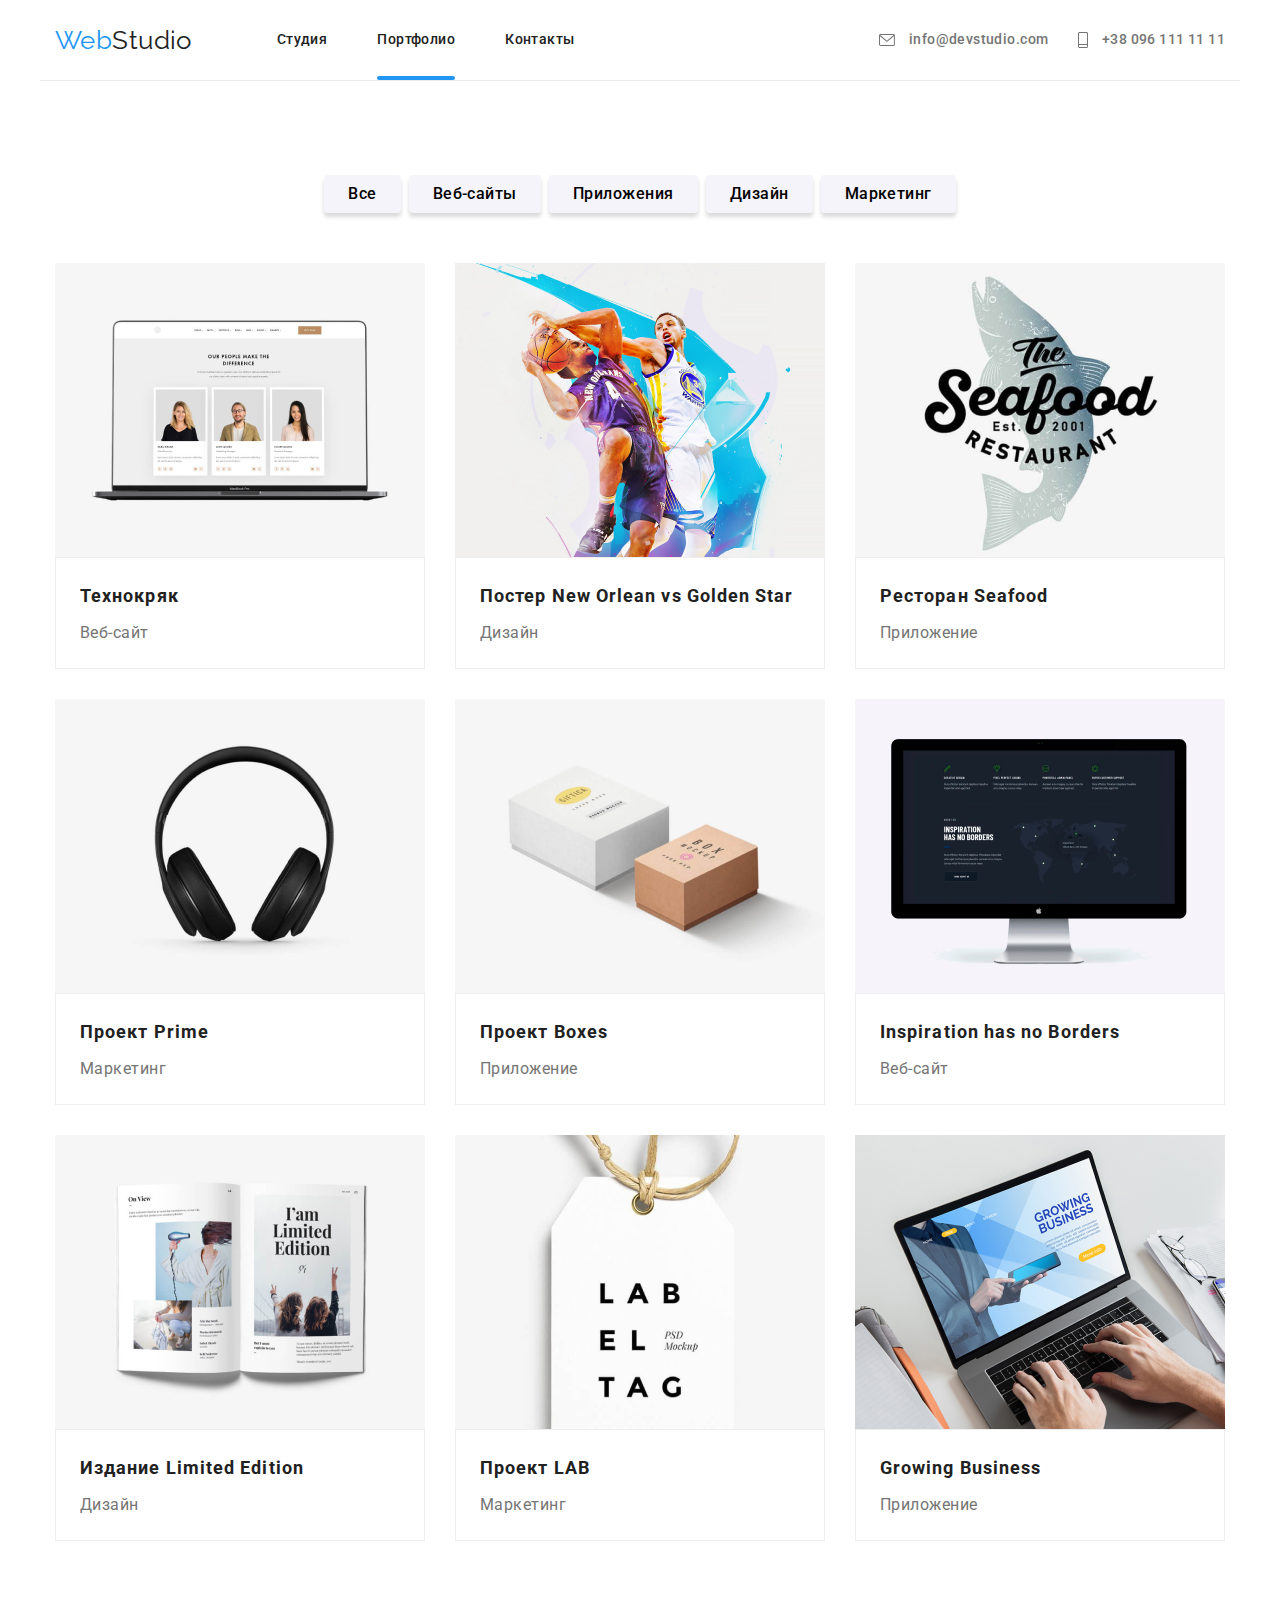
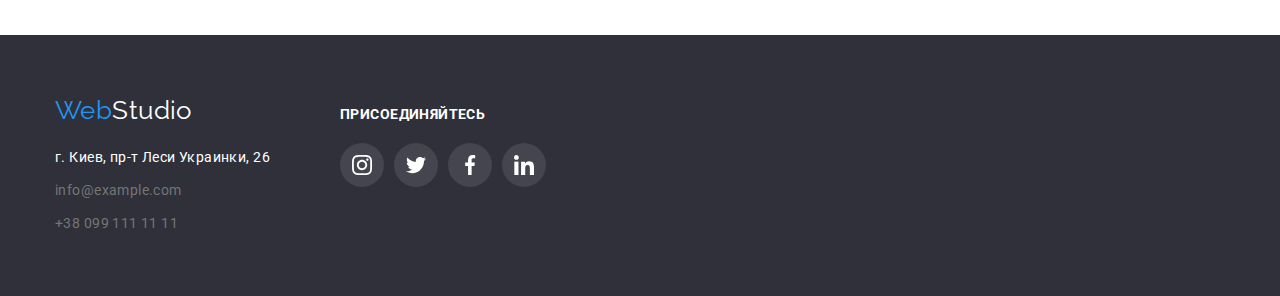
<file: portfolio.html>
<!DOCTYPE html>
<html lang="en">
  <head>
    <meta charset="UTF-8" />
    <meta name="viewport" content="width=device-width, initial-scale=1.0" />
    <title>homework-3</title>
    <link
      href="https://fonts.googleapis.com/css2?family=Raleway:wght@700&family=Roboto:wght@500;700;900&display=swap"
      rel="stylesheet"
    />
    <link rel="stylesheet" href="./css/styles.css" />
  </head>
  <body>
    <header class="page-header">
      <nav class="container main-nav">
        <a href="./index.html" class="logo">
          <span class="logo-accent">Web</span>Studio</a
        >
        <ul class="site-nav list">
          <li class="item"><a href="./index.html" class="link">Студия</a></li>
          <li class="item">
            <a href="./portfolio.html" class="link site-nav-link--current"
              >Портфолио</a
            >
          </li>
          <li class="item"><a href="" class="link">Контакты</a></li>
        </ul>
        <ul class="contacts-nav list">
          <li class="contacts-nav item">
            <a href="mailto:info@devstudio.com" class="contacts-nav link">
              <svg class="icon-nav" width="16" height="12">
                <use href="./images/spritemeil.svg#icon-envelope"></use>
              </svg>
              info@devstudio.com
            </a>
          </li>
          <li class="contacts-nav item">
            <a href="tel:+380961111111" class="contacts-nav link">
              <svg class="icon-nav" width="10" height="16">
                <use href="./images/spritemeil.svg#icon-Vector"></use>
              </svg>
              +38 096 111 11 11
            </a>
          </li>
        </ul>
      </nav>
    </header>
    <main>
      <section class="section portfolio-section">
        <div class="container portfolio-container">
          <h1 class="hidden">скрытый заголовок</h1>
          <ul class="filter">
            <li class="filter-item">
              <button type="button" class="button button-secondary">
                Все
              </button>
            </li>
            <li class="filter-item">
              <button type="button" class="button button-secondary">
                Веб-сайты
              </button>
            </li>
            <li class="filter-item">
              <button type="button" class="button button-secondary">
                Приложения
              </button>
            </li>
            <li class="filter-item">
              <button type="button" class="button button-secondary">
                Дизайн
              </button>
            </li>
            <li class="filter-item">
              <button type="button" class="button button-secondary">
                Маркетинг
              </button>
            </li>
          </ul>
          <ul class="cards-list">
            <li class="cards-item">
              <a href="" class="cards-list-link">
                <div class="cards-pict">
                  <img
                    class="imcard"
                    src="./images/imgg1.jpg"
                    alt=""
                    width="370px"
                    height="294px"
                  />
                  <p class="descript-list">
                    Технокряк это современная площадка распространения
                    коронавируса. Компании используют эту платформу для
                    цифрового шпионажа и атак на защищённые сервера конкурентов.
                  </p>
                </div>
                <div class="cards-content">
                  <h2 class="other-title">Технокряк</h2>
                  <p class="other-text">Веб-сайт</p>
                </div>
              </a>
            </li>
            <li class="cards-item">
              <a href="" class="cards-list-link">
                <div class="cards-pict">
                  <img
                    class="imcard"
                    src="./images/imgg2.jpg"
                    alt=""
                    width="370px"
                    height="294px"
                  />
                  <p class="descript-list">
                    Технокряк это современная площадка распространения
                    коронавируса. Компании используют эту платформу для
                    цифрового шпионажа и атак на защищённые сервера конкурентов.
                  </p>
                </div>
                <div class="cards-content">
                  <h2 class="other-title">Постер New Orlean vs Golden Star</h2>
                  <p class="other-text">Дизайн</p>
                </div>
              </a>
            </li>
            <li class="cards-item">
              <a href="" class="cards-list-link">
                <div class="cards-pict">
                  <img
                    class="imcard"
                    src="./images/imgg3.jpg"
                    alt=""
                    width="370px"
                    height="294px"
                  />
                  <p class="descript-list">
                    Технокряк это современная площадка распространения
                    коронавируса. Компании используют эту платформу для
                    цифрового шпионажа и атак на защищённые сервера конкурентов.
                  </p>
                </div>
                <div class="cards-content">
                  <h2 class="other-title">Ресторан Seafood</h2>
                  <p class="other-text">Приложение</p>
                </div>
              </a>
            </li>
            <li class="cards-item">
              <a href="" class="cards-list-link">
                <div class="cards-pict">
                  <img
                    class="imcard"
                    src="./images/imgg4.jpg"
                    alt=""
                    width="370px"
                    height="294px"
                  />
                  <p class="descript-list">
                    Технокряк это современная площадка распространения
                    коронавируса. Компании используют эту платформу для
                    цифрового шпионажа и атак на защищённые сервера конкурентов.
                  </p>
                </div>
                <div class="cards-content">
                  <h2 class="other-title">Проект Prime</h2>
                  <p class="other-text">Маркетинг</p>
                </div>
              </a>
            </li>
            <li class="cards-item">
              <a href="" class="cards-list-link">
                <div class="cards-pict">
                  <img
                    class="imcard"
                    src="./images/imgg5.jpg"
                    alt=""
                    width="370px"
                    height="294px"
                  />
                  <p class="descript-list">
                    Технокряк это современная площадка распространения
                    коронавируса. Компании используют эту платформу для
                    цифрового шпионажа и атак на защищённые сервера конкурентов.
                  </p>
                </div>
                <div class="cards-content">
                  <h2 class="other-title">Проект Boxes</h2>
                  <p class="other-text">Приложение</p>
                </div>
              </a>
            </li>
            <li class="cards-item">
              <a href="" class="cards-list-link">
                <div class="cards-pict">
                  <img
                    class="imcard"
                    src="./images/imgg6.jpg"
                    alt=""
                    width="370px"
                    height="294px"
                  />
                  <p class="descript-list">
                    Технокряк это современная площадка распространения
                    коронавируса. Компании используют эту платформу для
                    цифрового шпионажа и атак на защищённые сервера конкурентов.
                  </p>
                </div>
                <div class="cards-content">
                  <h2 class="other-title">Inspiration has no Borders</h2>
                  <p class="other-text">Веб-сайт</p>
                </div>
              </a>
            </li>
            <li class="cards-item">
              <a href="" class="cards-list-link">
                <div class="cards-pict">
                  <img
                    class="imcard"
                    src="./images/imgg7.jpg"
                    alt=""
                    width="370px"
                    height="294px"
                  />
                  <p class="descript-list">
                    Технокряк это современная площадка распространения
                    коронавируса. Компании используют эту платформу для
                    цифрового шпионажа и атак на защищённые сервера конкурентов.
                  </p>
                </div>
                <div class="cards-content">
                  <h2 class="other-title">Издание Limited Edition</h2>
                  <p class="other-text">Дизайн</p>
                </div>
              </a>
            </li>
            <li class="cards-item">
              <a href="" class="cards-list-link">
                <div class="cards-pict">
                  <img
                    class="imcard"
                    src="./images/imgg8.jpg"
                    alt=""
                    width="370px"
                    height="294px"
                  />
                  <p class="descript-list">
                    Технокряк это современная площадка распространения
                    коронавируса. Компании используют эту платформу для
                    цифрового шпионажа и атак на защищённые сервера конкурентов.
                  </p>
                </div>
                <div class="cards-content">
                  <h2 class="other-title">Проект LAB</h2>
                  <p class="other-text">Маркетинг</p>
                </div>
              </a>
            </li>
            <li class="cards-item">
              <a href="" class="cards-list-link">
                <div class="cards-pict">
                  <img
                    class="imcard"
                    src="./images/imgg9.jpg"
                    alt=""
                    width="370px"
                    height="294px"
                  />
                  <p class="descript-list">
                    Технокряк это современная площадка распространения
                    коронавируса. Компании используют эту платформу для
                    цифрового шпионажа и атак на защищённые сервера конкурентов.
                  </p>
                </div>
                <div class="cards-content">
                  <h2 class="other-title">Growing Business</h2>
                  <p class="other-text">Приложение</p>
                </div>
              </a>
            </li>
          </ul>
        </div>
      </section>
    </main>
    <footer class="page-footer">
      <div class="container footer-container">
        <div class="footer-content">
          <div class="footer-address">
            <a href="./index.html" class="logo-studio">
              <span class="logo-accent">Web</span>Studio</a
            >
            <div class="address">
              <a
                class="address-location"
                href="https://goo.gl/maps/ZH45Ejz193mU29eU7"
                >г. Киев, пр-т Леси Украинки, 26</a
              >
              <a class="address-item" href="mailto:info@example.com"
                >info@example.com</a
              >
              <a class="address-item" href="tel:+380991111111"
                >+38 099 111 11 11</a
              >
            </div>
          </div>
          <div class="footer-socials">
            <b class="down-text">присоединяйтесь</b>
            <ul class="socials list">
              <li class="socials-item">
                <a
                  href="https://www.instagram.com/"
                  target="_blank"
                  class="socials-link"
                >
                  <svg class="socials-icon" width="20" height="20">
                    <use href="./images/spritefoo.svg#icon-instagram2"></use>
                  </svg>
                </a>
              </li>
              <li class="socials-item">
                <a
                  href="https://twitter.com/"
                  target="_blank"
                  class="socials-link"
                >
                  <svg class="socials-icon" width="20" height="20">
                    <use href="./images/spritefoo.svg#icon-twitter2"></use>
                  </svg>
                </a>
              </li>
              <li class="socials-item">
                <a
                  href="https://www.facebook.com"
                  target="_blank"
                  class="socials-link"
                >
                  <svg class="socials-icon" width="20" height="20">
                    <use href="./images/spritefoo.svg#icon-facebook2"></use>
                  </svg>
                </a>
              </li>
              <li class="socials-item">
                <a
                  href="https://www.linkedin.com/"
                  target="_blank"
                  class="socials-link"
                >
                  <svg class="socials-icon" width="20" height="20">
                    <use href="./images/spritefoo.svg#icon-linkedin2"></use>
                  </svg>
                </a>
              </li>
            </ul>
          </div>
        </div>
      </div>
    </footer>
  </body>
</html>
</file>
<file: css/styles.css>
:root {
  --primary-text-color: #757575;
  --title-text-color: #212121;
  --accent-color: #ffffff;
  --ptimary-blue-color: #2196f3;
  --secondary-bg-color: #f5f4fa;
  --footer-bg-color: #2f303a;
  --social-color-icons: #afb1b8;
}
body {
  background-color: var(--accent-color);
  color: var(--title-text-color);

  font-family: 'Roboto', sans-serif;
  text-decoration: none;
  letter-spacing: 0.03em;
  line-height: 1.14;
  font-weight: 400;
  font-size: 14px;
  margin: 0;
}
html {
  box-sizing: border-box;
}
*,
*::before,
*::after {
  box-sizing: inherit;
}
ul {
  list-style: none;
  padding: 0;
  margin: 0;
}
a {
  text-decoration: none;
}
h1,
h2,
h3,
p {
  margin-top: 0;
  margin-bottom: 0;
}
.list {
  margin: 0px;
  list-style: none;
}
li {
  display: item;
}
.container {
  padding: 0 15px;
  margin: 0 auto;
  max-width: 1200px;
}
/* NAVIGATION */
.main-nav {
  display: flex;
  align-items: center;
  border-bottom: 1px solid #ececec;
}
.site-nav-link--current::before {
  background-color: var(--ptimary-blue-color);

  border-radius: 2px;
  content: '';
  position: absolute;
  width: 100%;
  height: 4px;
  left: 0;
  bottom: 0;
}
.site-nav-link--current {
  position: relative;
  color: var(--ptimary-blue-color);
}
.site-nav .link {
  display: block;
  padding-bottom: 32px;
  padding-top: 32px;

  color: var(--title-text-color);

  font-weight: 500;
  font-size: 14px;
  line-height: 1.14;
  text-decoration: none;
}
.site-nav .link:hover,
.site-nav .link:focus {
  color: var(--ptimary-blue-color);
}
.site-nav {
  display: flex;
  margin-left: 85px;
}
.site-nav .item:not(:last-child) {
  margin-right: 50px;
}

.contacts-nav .link {
  padding-bottom: 32px;
  padding-top: 32px;
  justify-content: center;
  display: block;

  color: var(--primary-text-color);

  font-weight: 500;
  font-size: 14px;
  line-height: 1.14;
  text-decoration: none;
}
.contacts-nav .link:hover,
.contacts-nav .link:focus {
  color: var(--ptimary-blue-color);
}
.contacts-nav {
  display: flex;
  margin-left: auto;
}
.contacts-nav .item:not(:last-child) {
  margin-right: 30px;
}
.icon-nav {
  fill: var(--primary-text-color);
  fill: currentColor;
}
.icon-nav:hover,
.icon-nav:focus {
  fill: var(--ptimary-blue-color);
}
.icon-nav {
  display: inline-flex;
  margin-right: 10px;
  vertical-align: middle;
  justify-content: center;
}
.logo {
  color: var(--title-text-color);

  font-family: 'Raleway', cursive;
  text-decoration: none;
  font-size: 26px;
  line-height: 1.19;
}
.logo-accent {
  color: var(--ptimary-blue-color);
}
/* HERO */
.hero-container {
  padding: 200px 270px;
}
.hero {
  padding: 200px 0;

  background-image: linear-gradient(
      to right,
      rgba(47, 48, 58, 0.8),
      rgba(47, 48, 58, 0.8)
    ),
    url(../images/hero1.png);

  text-align: center;
  background-repeat: no-repeat;
  background-position: center;
  background-size: cover;
}
.hero-title {
  color: var(--accent-color);

  margin-bottom: 30px;
  font-weight: 900;
  font-size: 44px;
  line-height: 1.39;
  letter-spacing: 0.06em;
  text-transform: uppercase;
}
.button-hero {
  background-color: var(--ptimary-blue-color);
  color: var(--accent-color);
  box-shadow: 0px 4px 4px rgba(0, 0, 0, 0.15);

  padding: 10px 0;
  min-width: 200px;
  height: 50px;
  font-weight: 700;
  line-height: 1.87;
  letter-spacing: 0.06em;
  vertical-align: middle;
}
.section {
  padding-top: 94px;
}
.section-title {
  margin-top: 0;
  margin-bottom: 50px;

  color: var(--title-text-color);

  font-weight: 700;
  font-size: 36px;
  line-height: 1.16;
  text-align: center;
}
/* FEATURES */
.features-container {
}
.features-section {
}
.features .item.item:not(:last-child) {
  margin-right: 30px;
}
.features {
  display: flex;
}
.features-img {
  background-color: var(--secondary-bg-color);

  display: block;
  margin-bottom: 30px;
  width: 270px;
  height: 120px;
  border-radius: 4px;
  padding: 25px 100px;
}
.features-title {
  font-size: inherit;
  font-weight: 700;
  text-transform: uppercase;

  color: var(--title-text-color);

  margin-bottom: 10px;
}
.features-text {
  color: var(--primary-text-color);

  margin-bottom: 0;
  line-height: 1.71;
}
/* WORK */
.work-section {
  padding-bottom: 94px;
}
.work-container {
}
.work .item:not(:last-child) {
  margin-right: 30px;
}
.work .item {
  position: relative;
}
.work {
  display: flex;
  margin-right: auto;
  margin-left: auto;
}
.work-title {
  background-color: rgba(47, 48, 58, 0.8);
  color: var(--accent-color);

  padding: 27px 0;
  width: -webkit-fill-available;
  border-radius: 0px 0px 4px 4px;
  position: absolute;
  text-align: center;
  bottom: 2px;
}
/* TEAM */
.team-section {
  background-color: var(--secondary-bg-color);
  padding-bottom: 94px;
}
.team .item {
  background-color: var(--accent-color);
  box-shadow: 0px 2px 1px rgba(0, 0, 0, 0.2), 0px 1px 1px rgba(0, 0, 0, 0.14),
    0px 1px 3px rgba(0, 0, 0, 0.12);

  border-radius: 4px;
  display: flex;
  flex-direction: column;
  align-items: center;
}
.social {
  display: flex;
  flex-direction: row;
  padding-bottom: 30px;
}
.social-item:not(:last-child) {
  margin-right: 10px;
}
.social-icon {
  fill: var(--social-color-icons);
}
.social-link {
  border-radius: 50%;
  height: 44px;
  width: 44px;
  display: inline-block;
  display: flex;
  justify-content: center;
  align-items: center;
}
.social-link:hover,
.social-link:focus {
  background-color: var(--ptimary-blue-color);
  color: var(--accent-color);
}
.social-link:hover svg {
  fill: var(--accent-color);
}
.social-item {
  display: flex;
  align-items: center;
  justify-content: center;
  border-radius: 50%;
  width: 44px;
  height: 44px;
}
.team .item:not(:last-child) {
  margin-right: 30px;
}
.team-text {
  color: var(--primary-text-color);

  text-align: center;
}
.team {
  display: flex;
  font-size: 16px;
  line-height: 1.19;
}
.team-desc {
  margin-top: 30px;
  margin-bottom: 16px;
}
.team-name {
  color: var(--title-text-color);

  margin-bottom: 10px;
  font-size: inherit;
  font-weight: 500;
  text-align: center;
}
/* CLIENTS */
.clients-section {
  padding-bottom: 94px;
}
.clients-list .item:not(:last-child) {
  margin-right: 30px;
}
.clients-list {
  display: flex;
}
.clients-link:hover svg,
.clients-link:focus svg {
  fill: var(--ptimary-blue-color);
}
.clients-icon {
  fill: var(--social-color-icons);
}
.clients-list .item:hover {
  border-color: var(--ptimary-blue-color);
}
.clients-list .item {
  border: 1px solid #afb1b8;
  border-radius: 4px;
  align-items: center;
  width: 170px;
}
.clients-link {
  display: flex;
  flex-direction: row;
  align-items: center;
  justify-content: center;
  width: 170px;
  height: 90px;
  border-radius: 4px;
}
.button {
  display: inline-block;
  font-size: 16px;
  text-decoration: none;
  text-align: center;
  border-radius: 4px;
  border-color: transparent;
  letter-spacing: 0.03em;
  font-family: inherit;
  cursor: pointer;
}
.filter-item:not(:last-child) {
  margin-right: 8px;
}
.filter {
  display: flex;
  justify-content: center;
  margin-right: auto;
  margin-left: auto;
}

.filter {
  margin-bottom: 50px;
}
.button-secondary:hover,
.button-secondary:focus {
  background-color: var(--ptimary-blue-color);
  color: var(--accent-color);
}
.button-secondary {
  background-color: var(--secondary-bg-color);
  box-shadow: 0px 4px 4px rgba(0, 0, 0, 0.15);

  display: inline-block;
  padding-right: 22px;
  padding-left: 22px;
  height: 38px;
  font-weight: 500;
  line-height: 1.62;
  letter-spacing: 0.03em;
}
.hidden {
  display: none;
}
.social .item a {
  width: 44px;
  height: 44px;
  text-align: center;
  border-radius: 50%;
}
.social .item {
  margin-right: 0;
}
/* PORTFOLIO */
.portfolio-section {
  padding-top: 94px;
  padding-bottom: 94px;
}
.portfolio-container {
}
.imcard {
  display: block;
  max-width: 100%;
}
.cards-content {
  padding: 20px 24px;

  border: 1px solid #eeeeee;
  box-sizing: border-box;
}
.cards-item {
  width: calc((100% - 60px) / 3);
  margin-right: 30px;
  margin-bottom: 30px;
}
.cards-item:nth-last-child(-n + 3) {
  margin-bottom: 0;
}
.cards-item:nth-child(3n) {
  margin-right: 0;
}
.cards-list {
  display: flex;
  flex-wrap: wrap;
  margin-right: auto;
  margin-left: auto;
}
.other-title {
  margin-bottom: 4px;
  margin-top: 0;

  color: var(--title-text-color);

  font-weight: 700;
  font-size: 18px;
  line-height: 2;
  letter-spacing: 0.06em;
}
.other-text {
  margin: 0;

  color: var(--primary-text-color);

  font-weight: 400;
  font-size: 16px;
  line-height: 1.87;
  letter-spacing: 0.03em;
}
.text-rimary {
  background-color: var(--ptimary-blue-color);
  color: var(--accent-color);

  font-weight: 400;
  font-size: 18px;
  line-height: 1.55;
  letter-spacing: 0.03em;
}
/* FOOTER */
.page-footer {
  background-color: var(--footer-bg-color);
}
.footer-container {
  /* padding: 60px 0; */
}
.footer-content {
  padding: 60px 0;

  display: flex;
  align-items: baseline;
  flex-direction: row;
}
.logo-studio {
  margin-bottom: 20px;
  color: var(--accent-color);

  font-family: Raleway, cursive;
  text-decoration: none;
  font-size: 26px;
  line-height: 1.19;
  display: block;
}
.address-location,
.address-item {
  display: block;
  line-height: 1.71;
}
.address-location {
  color: var(--accent-color);
}
.address-item {
  color: var(--primary-text-color);
}
.address-location,
.address-item:not(:last-child) {
  margin-bottom: 9px;
}
.footer-address {
  display: block;
  flex-direction: column;
}
.footer-socials {
  margin-left: 70px;
  flex-direction: column;
}
.down-text {
  display: block;
  margin-bottom: 20px;

  color: var(--accent-color);

  font-weight: 700;
  font-size: 14px;
  line-height: 1.14;
  letter-spacing: 0.03em;
  text-transform: uppercase;
}
.socials-icon {
  fill: var(--accent-color);
}
.socials-link:hover,
.socials-link:focus {
  background-color: var(--ptimary-blue-color);
  color: var(--accent-color);
}
.socials {
  display: flex;
  flex-direction: row;
}
.socials-item:not(:last-child) {
  margin-right: 10px;
}
.socials-link {
  background-color: rgba(255, 255, 255, 0.1);

  display: flex;
  justify-content: center;
  align-items: center;
  width: 44px;
  height: 44px;
  border-radius: 50%;
}
.cards-list-link {
  display: block;
}
.cards-pict {
  position: relative;
  overflow: hidden;
}
.descript-list {
  color: var(--accent-color);
  background-color: rgba(33, 150, 243, 0.9);

  position: absolute;
  top: 0;
  margin: 0;
  padding: 63px 24px;
  width: 100%;
  height: 100%;
  font-size: 18px;
  line-height: 1.56;
  transform: translateY(100%);
  transition: transform 250ms cubic-bezier(0.4, 0, 0.2, 1);
}
.cards-list-link:hover {
  box-shadow: 1px 4px 6px rgba(0, 0, 0, 0.16), 0px 4px 4px rgba(0, 0, 0, 0.06),
    0px 1px 1px rgba(0, 0, 0, 0.12);
}
.cards-list-link:hover .descript-list {
  transform: translateY(0);
  opacity: 1;
}
.is-hidden {
  opacity: 0;
  pointer-events: none;
}
.backdrop.is-hidden {
  opacity: 0;
  pointer-events: none;
}
.backdrop {
  position: fixed;
  top: 0;
  left: 0;
  width: 100%;
  height: 100%;
  background-color: rgba(0, 0, 0, 0.2);
  opacity: 1;
  transition: opacity 250ms cubic-bezier(0.4, 0, 0.2, 1);
}
.backdrop.is-hidden .modal {
  transform: translate(-50%, -50%) scale(1.1);
}
.modal {
  background-color: #ffffff;

  position: absolute;
  top: 50%;
  left: 50%;
  transform: translate(-50%, -50%);
  min-width: 528px;
  min-height: 581px;
  padding: 40px;
  box-shadow: 0px 2px 1px rgba(0, 0, 0, 0.2), 0px 1px 1px rgba(0, 0, 0, 0.14),
    0px 1px 3px rgba(0, 0, 0, 0.12);
  border-radius: 4px;
  transition: transform 250ms cubic-bezier(0.4, 0, 0.2, 1);
}
.icon-modal {
  position: absolute;
  top: 50%;
  left: 16px;
  transform: translateY(-50%);
  fill: var(--title-text-color);
  transition: all 250ms cubic-bezier(0.4, 0, 0.2, 1) 0s;
  display: inline-block;
}
.modal-open {
}
.modal-close {
  background: #ffffff;

  cursor: pointer;
  position: absolute;
  display: flex;
  -webkit-box-pack: center;
  justify-content: center;
  -webkit-box-align: center;
  align-items: center;
  top: 22px;
  right: 22px;
  transform: translate(50%, -50%);
  width: 30px;
  height: 30px;
  border-radius: 50%;
  border: 1px solid rgba(0, 0, 0, 0.1);
}
</file>
